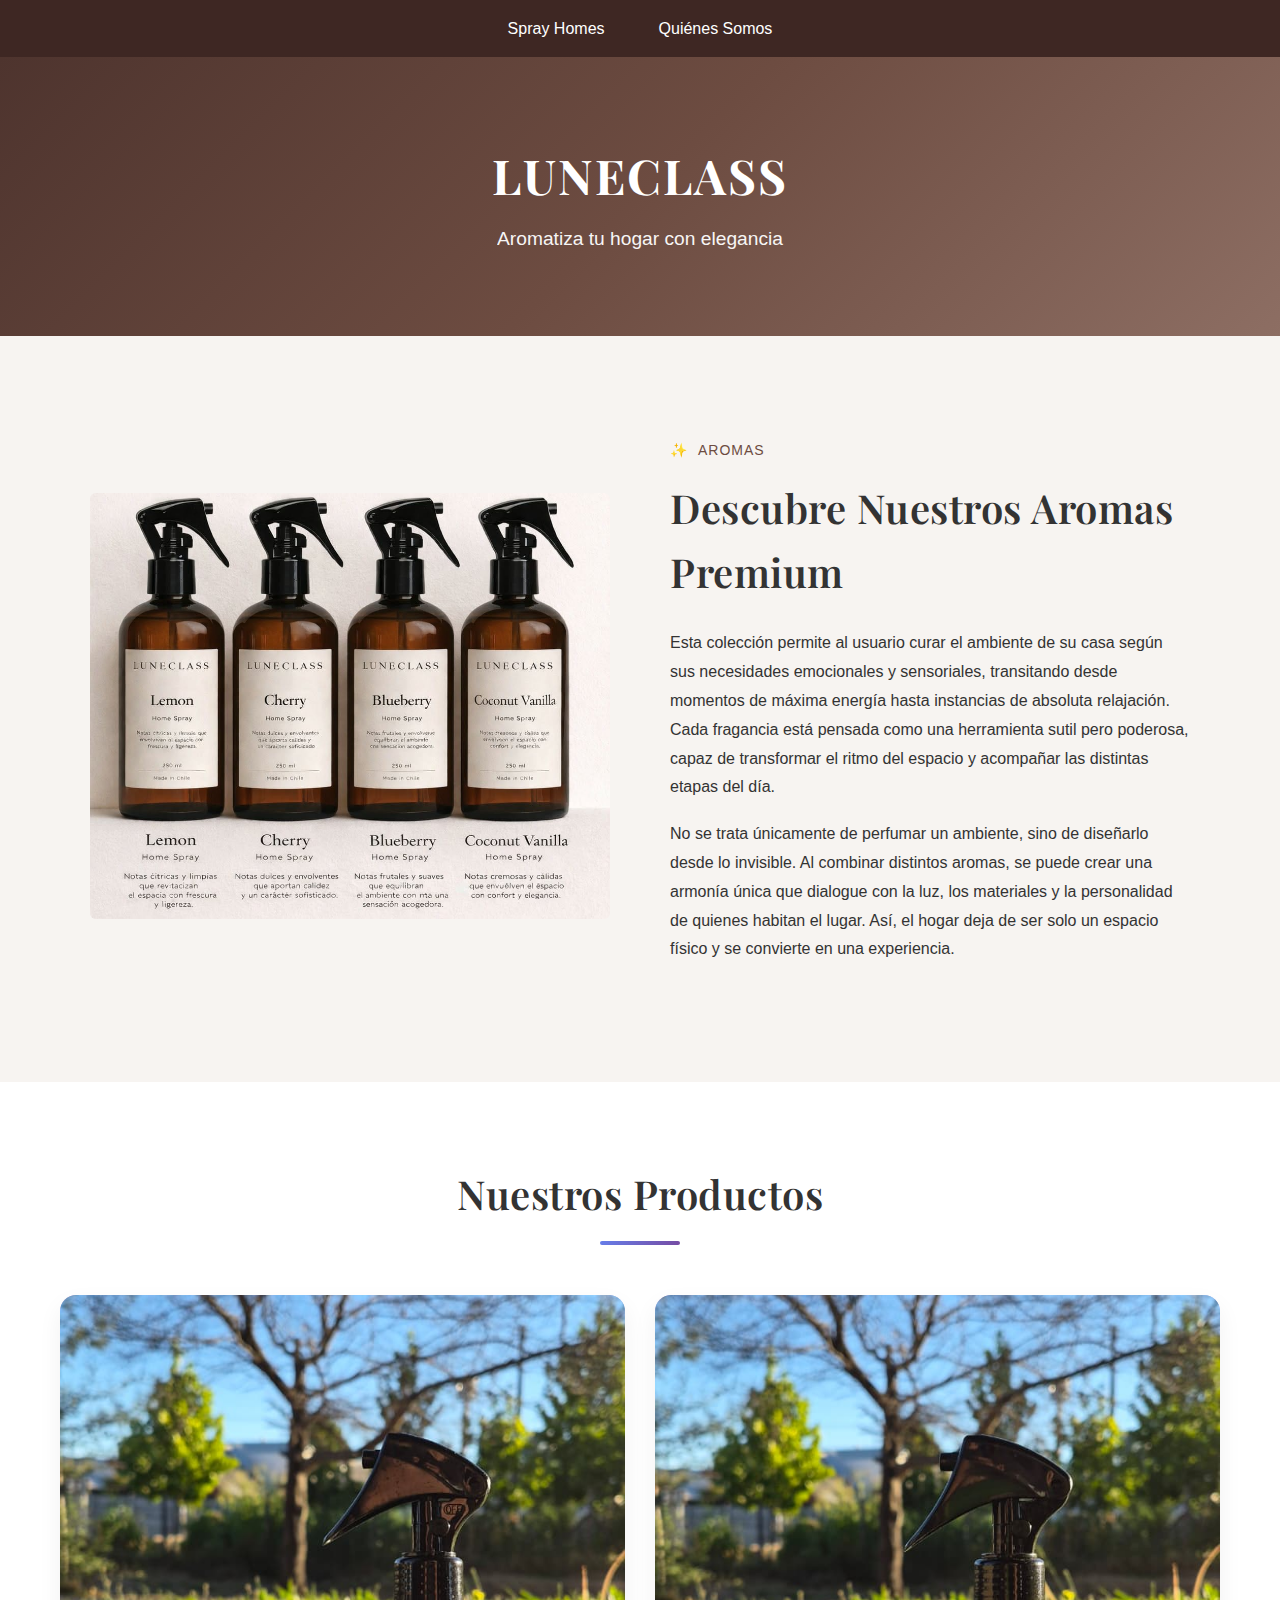
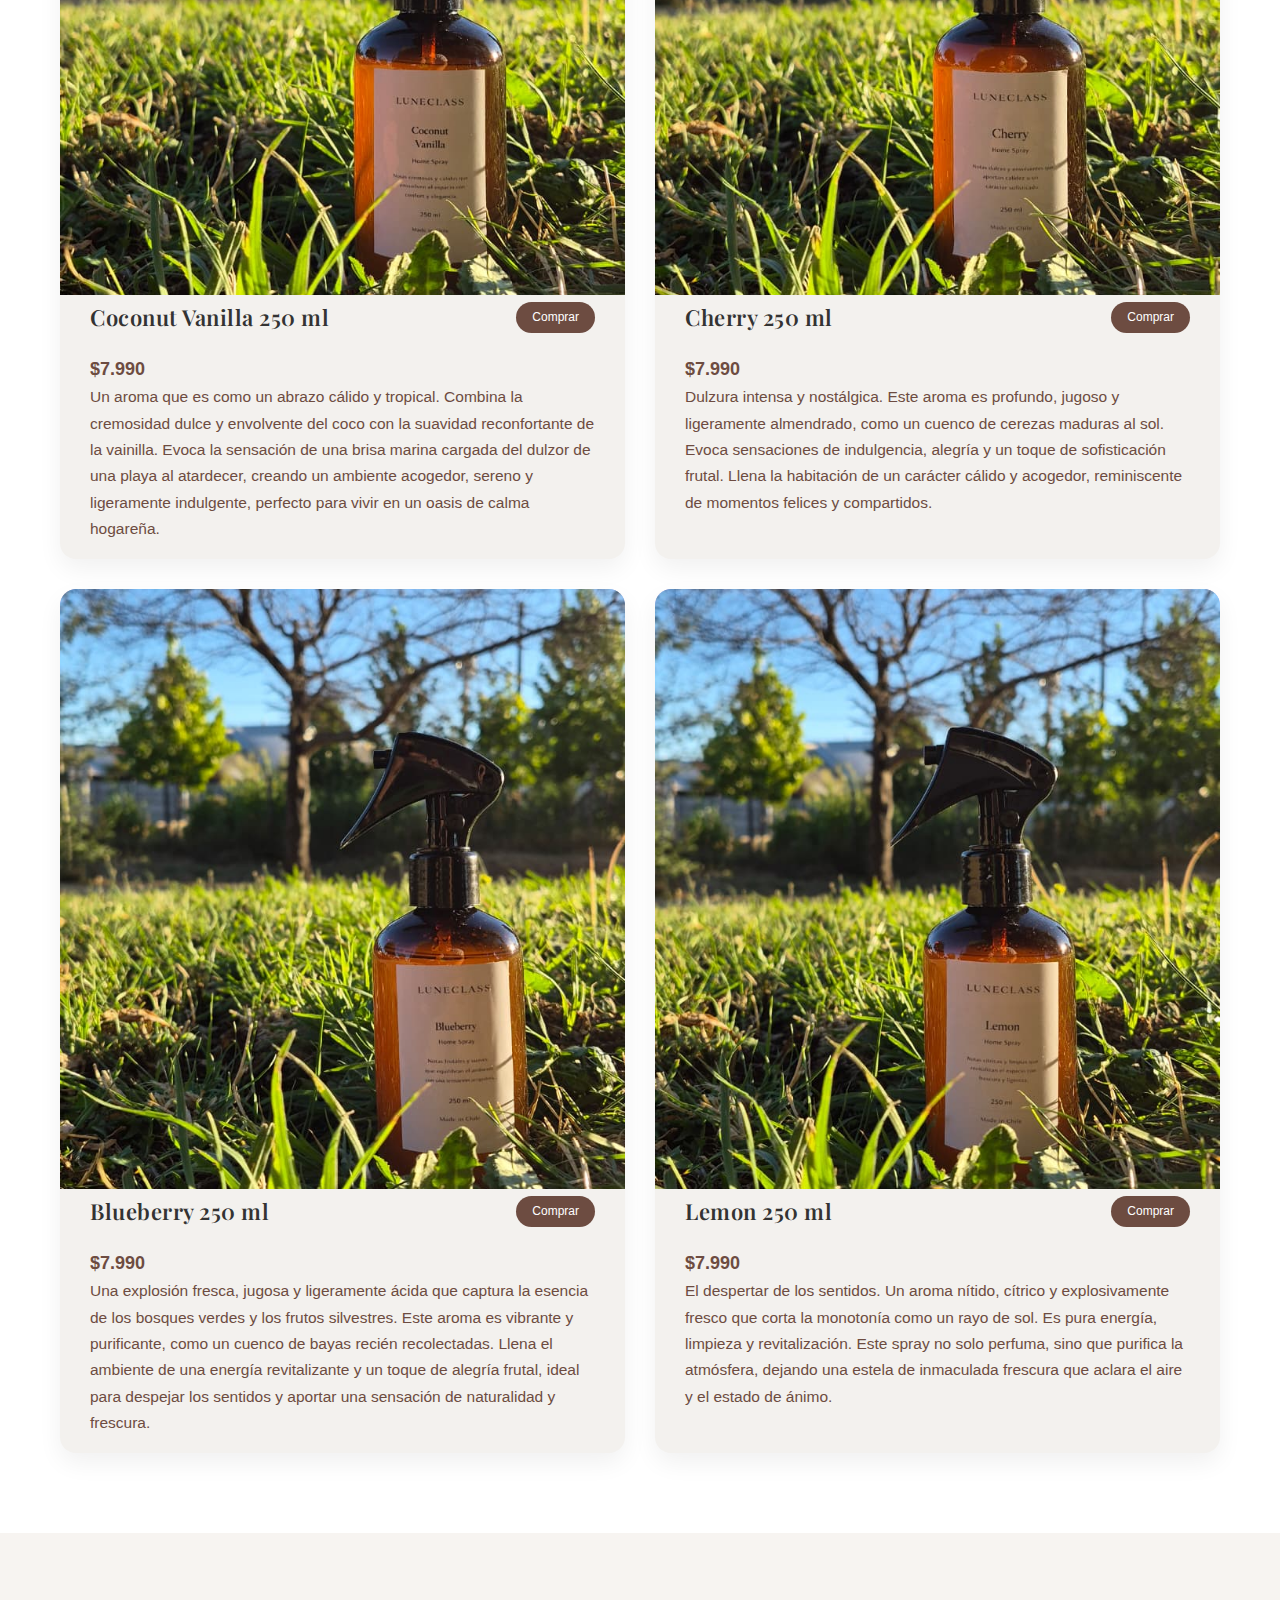
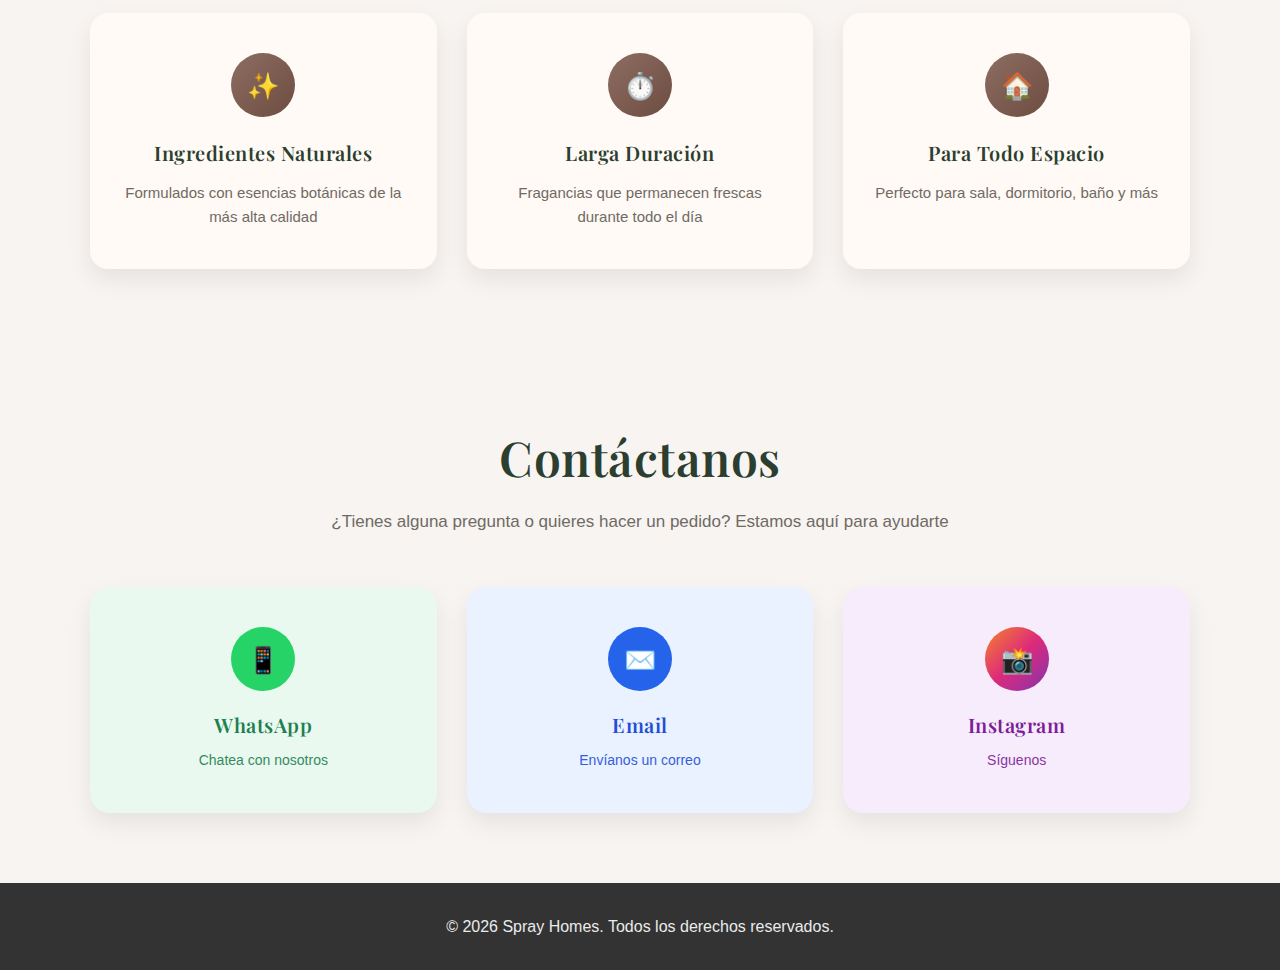
<file: index.html>
<!DOCTYPE html>
<html lang="es">
<head>
    <meta charset="UTF-8">
    <meta name="viewport" content="width=device-width, initial-scale=1.0">
    <title>Spray Homes - Aromatizantes Premium</title>
    <link rel="stylesheet" href="styles.css">
    <link rel="preconnect" href="https://fonts.googleapis.com">
    <link rel="preconnect" href="https://fonts.gstatic.com" crossorigin>
    <link href="https://fonts.googleapis.com/css2?family=Playfair+Display:wght@400;500;600;700&display=swap" rel="stylesheet">
    <meta name="viewport" content="width=device-width, initial-scale=1.0">
</head>
<body>
    <!-- Header -->

    <nav class="menu">
        <a href="index.html">Spray Homes</a>
        <a href="quienes-somos.html">Quiénes Somos</a>
    </nav>

    <header class="header">
        <div class="container">
            <h1 class="logo">luneclass</h1>
            <p class="tagline">Aromatiza tu hogar con elegancia</p>
        </div>
    </header>

<section class="about-section">

  <div class="about-grid">

    <!-- Imagen grande -->
    <div class="about-image">
      <img src="images/Catalogo.jpeg" alt="Equipo Luneclass">
    </div>

    <!-- Texto + icono -->
    <div class="about-content">

      <div class="about-badge">
        ✨
        <span>Aromas</span>
      </div>

      <h2>Descubre Nuestros Aromas Premium</h2>

      <p>
        Esta colección permite al usuario curar el ambiente de su casa según sus necesidades emocionales y sensoriales, transitando desde momentos de máxima energía hasta instancias de absoluta relajación. 
        Cada fragancia está pensada como una herramienta sutil pero poderosa, capaz de transformar el ritmo del espacio y acompañar las distintas etapas del día.
      </p>

      <p>
        No se trata únicamente de perfumar un ambiente, sino de diseñarlo desde lo invisible. 
        Al combinar distintos aromas, se puede crear una armonía única que dialogue con la luz, los materiales y la personalidad de quienes habitan el lugar. 
        Así, el hogar deja de ser solo un espacio físico y se convierte en una experiencia.
      </p>

    </div>

  </div>

</section>


    <!-- Products Section -->
    <section class="products">
        <div class="container">
            <h2 class="section-title">Nuestros Productos</h2>
            
            <div class="products-grid">
                <!-- Product 1: Coconut Vanilla -->
                <div class="product-card">
                    <div class="product-image">
                        <img src="images/Cocovainilla.jpeg" alt="Coconut Vanilla">
                    </div>
                    <div class="product-header">
                        <h3>Coconut Vanilla 250 ml</h3>
                        <a 
                        href="https://wa.me/56934200308?text=Hola%20quiero%20comprar%20Coconut%20Vanilla"
                        target="_blank"
                        class="buy-btn"
                        >
                        Comprar
                        </a>
                        </div>
                        <div class="price" data-clp="7990">
                        $7.990
                        <p>Un aroma que es como un abrazo cálido y tropical. Combina la cremosidad dulce y envolvente del coco con la suavidad reconfortante de la vainilla. Evoca la sensación de una brisa marina cargada del dulzor de una playa al atardecer, creando un ambiente acogedor, sereno y ligeramente indulgente, perfecto para vivir en un oasis de calma hogareña.</p>
                    </div>
                </div>

                <!-- Product 2: Cherry -->
                <div class="product-card">
                    <div class="product-image">
                        <img src="images/Cherry.jpeg" alt="Cherry">
                    </div>
                    <div class="product-header">
                        <h3>Cherry 250 ml</h3>
                        <a 
                        href="https://wa.me/56934200308?text=Hola%20quiero%20comprar%20Coconut%20Vanilla"
                        target="_blank"
                        class="buy-btn"
                        >
                        Comprar
                        </a>
                        </div>
                        <div class="price" data-clp="7990">
                        $7.990
                        <p>Dulzura intensa y nostálgica. Este aroma es profundo, jugoso y ligeramente almendrado, como un cuenco de cerezas maduras al sol. Evoca sensaciones de indulgencia, alegría y un toque de sofisticación frutal. Llena la habitación de un carácter cálido y acogedor, reminiscente de momentos felices y compartidos.</p>
                    </div>
                </div>
 
                <!-- Product 3: Blueberry -->
                <div class="product-card">
                    <div class="product-image">
                        <img src="images/Arandano.jpeg" alt="Blueberry">
                    </div>
                    <div class="product-header">
                        <h3>Blueberry 250 ml</h3>
                        <a 
                        href="https://wa.me/56934200308?text=Hola%20quiero%20comprar%20Coconut%20Vanilla"
                        target="_blank"
                        class="buy-btn"
                        >
                        Comprar
                        </a>
                        </div>
                        <div class="price" data-clp="7990">
                        $7.990
                        <p>Una explosión fresca, jugosa y ligeramente ácida que captura la esencia de los bosques verdes y los frutos silvestres. Este aroma es vibrante y purificante, como un cuenco de bayas recién recolectadas. Llena el ambiente de una energía revitalizante y un toque de alegría frutal, ideal para despejar los sentidos y aportar una sensación de naturalidad y frescura.</p>
                    </div>
                </div>

                <!-- Product 4: Lemon -->
                <div class="product-card">
                    <div class="product-image">
                        <img src="images/Lemon.jpeg" alt="Lemon">
                    </div>
                    <div class="product-header">
                        <h3>Lemon 250 ml</h3>
                        <a 
                        href="https://wa.me/56934200308?text=Hola%20quiero%20comprar%20Coconut%20Vanilla"
                        target="_blank"
                        class="buy-btn"
                        >
                        Comprar
                        </a>
                        </div>
                        <div class="price" data-clp="7990">
                        $7.990
                        <p>El despertar de los sentidos. Un aroma nítido, cítrico y explosivamente fresco que corta la monotonía como un rayo de sol. Es pura energía, limpieza y revitalización. Este spray no solo perfuma, sino que purifica la atmósfera, dejando una estela de inmaculada frescura que aclara el aire y el estado de ánimo.</p>
                    </div>
                </div>
            </div>
        </div>
    </section>

    <!-- Features Section -->
<section class="features">
  <div class="features-container">

    <div class="feature-card">
      <div class="feature-icon">
        ✨
      </div>
      <h3>Ingredientes Naturales</h3>
      <p>
        Formulados con esencias botánicas de la más alta calidad
      </p>
    </div>

    <div class="feature-card">
      <div class="feature-icon">
        ⏱️
      </div>
      <h3>Larga Duración</h3>
      <p>
        Fragancias que permanecen frescas durante todo el día
      </p>
    </div>

    <div class="feature-card">
      <div class="feature-icon">
        🏠
      </div>
      <h3>Para Todo Espacio</h3>
      <p>
        Perfecto para sala, dormitorio, baño y más
      </p>
    </div>

  </div>
</section>


<section class="contact-cards">

  <!-- TEXTO SUPERIOR -->
  <div class="contact-header">
    <h2>Contáctanos</h2>
    <p>¿Tienes alguna pregunta o quieres hacer un pedido? Estamos aquí para ayudarte</p>
  </div>

  <!-- CARDS -->
  <div class="contact-container">

    <a href="https://wa.me/+56334200308" target="_blank" class="contact-card whatsapp">
      <div class="contact-icon">📱</div>
      <h3>WhatsApp</h3>
      <p>Chatea con nosotros</p>
    </a>

    <a 
  href="https://mail.google.com/mail/?view=cm&fs=1&to=classlune@gmail.com&su=Consulta%20Luneclass"
  target="_blank"
  class="contact-card email"
>
      <div class="contact-icon">✉️</div>
      <h3>Email</h3>
      <p>Envíanos un correo</p>
    </a>

    <a href="https://www.instagram.com/luneclass/" target="_blank" class="contact-card instagram">
      <div class="contact-icon">📸</div>
      <h3>Instagram</h3>
      <p>Síguenos</p>
    </a>

  </div>
</section>



    <!-- Footer -->
    <footer class="footer">
        <div class="container">
            <p>&copy; 2026 Spray Homes. Todos los derechos reservados.</p>
        </div>
    </footer>

<script>
  const currencySelector = document.getElementById("currency");
  const prices = document.querySelectorAll(".price");

  currencySelector.addEventListener("change", function() {
    const selected = this.value;

    prices.forEach(price => {
      if (selected === "clp") {
        price.textContent = "$" + Number(price.dataset.clp).toLocaleString("es-CL");
      } else {
        price.textContent = "$" + price.dataset.usd + " USD";
      }
    });
  });
</script>


</body>
</html>
</file>
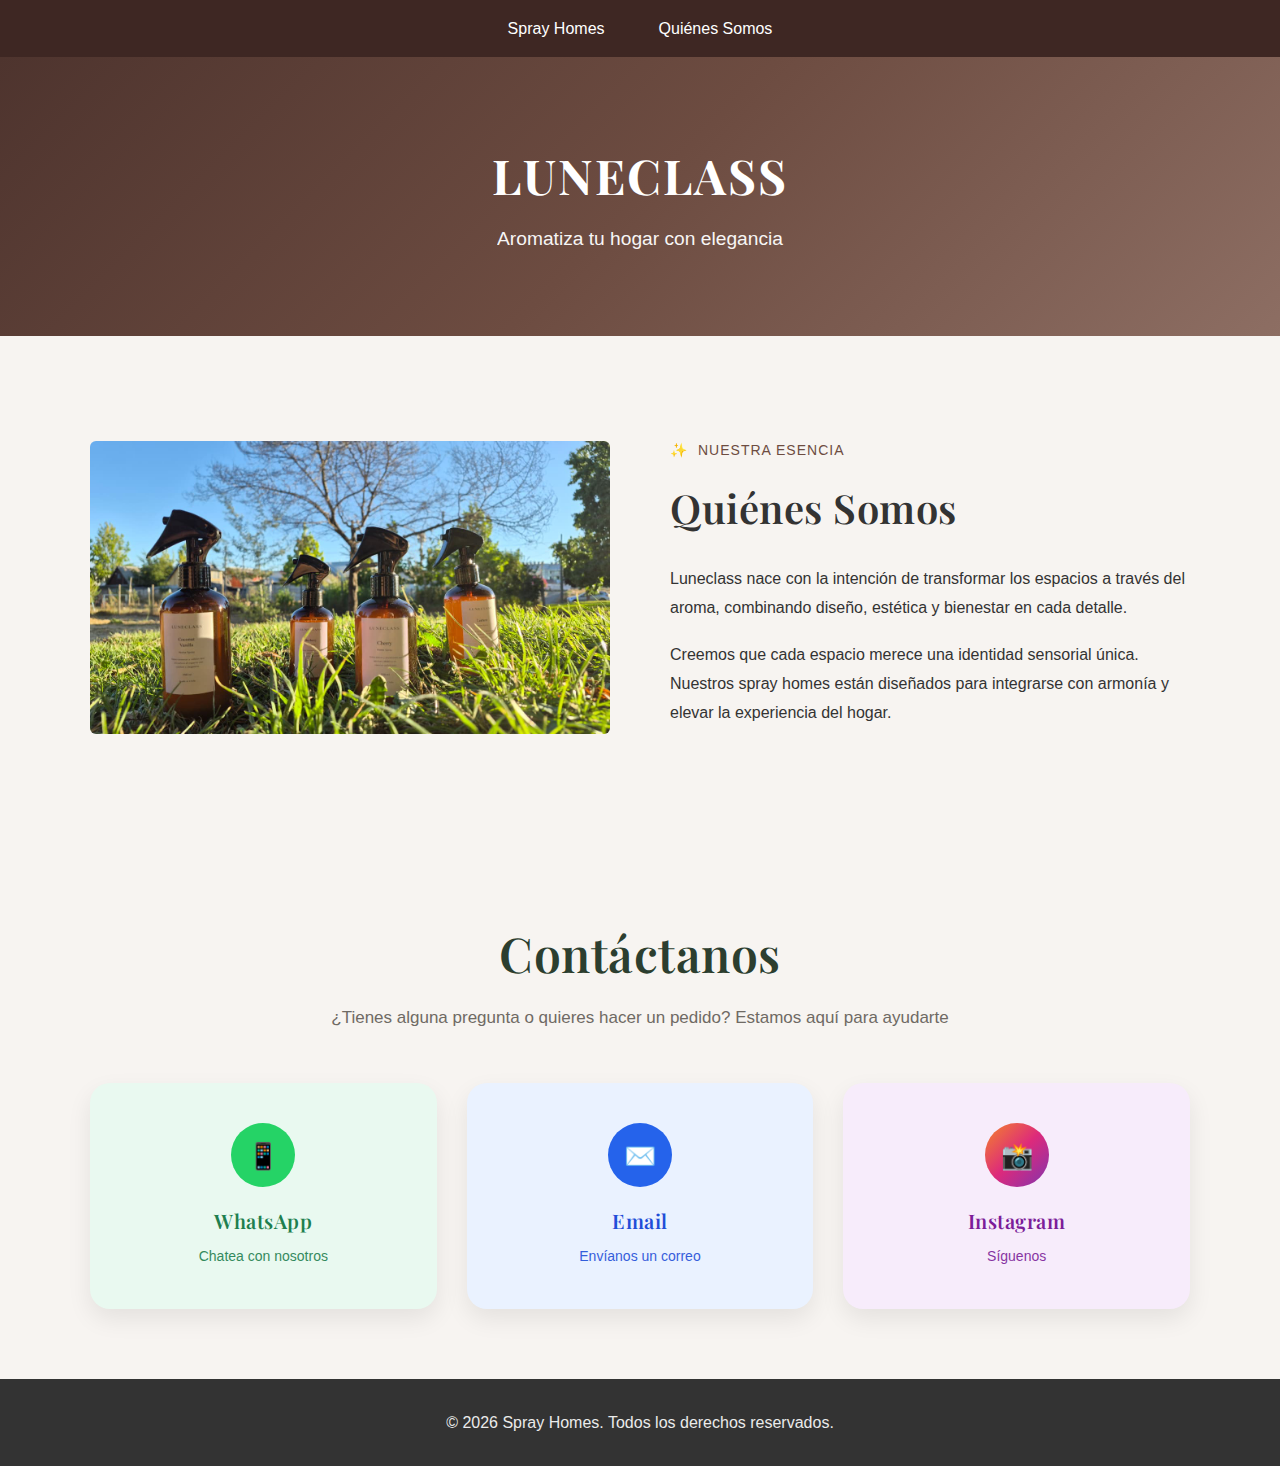
<file: quienes-somos.html>
<!DOCTYPE html>
<html lang="es">
<head>
    <meta charset="UTF-8">
    <meta name="viewport" content="width=device-width, initial-scale=1.0">
    <title>Spray Homes - Aromatizantes Premium</title>
    <link rel="stylesheet" href="styles.css">
    <link rel="preconnect" href="https://fonts.googleapis.com">
    <link rel="preconnect" href="https://fonts.gstatic.com" crossorigin>
    <link href="https://fonts.googleapis.com/css2?family=Playfair+Display:wght@400;500;600;700&display=swap" rel="stylesheet">
</head>
<body>

    <!-- Header -->
    <nav class="menu">
        <a href="index.html">Spray Homes</a>
        <a href="quienes-somos.html">Quiénes Somos</a>
    </nav>

    <header class="header">
        <div class="container">
            <h1 class="logo">luneclass</h1>
            <p class="tagline">Aromatiza tu hogar con elegancia</p>
        </div>
    </header>

    <!-- Products Section -->
<section class="about-section">

  <div class="about-grid">

    <!-- Imagen grande -->
    <div class="about-image">
      <img src="images/aromatizadorespro.jpeg" alt="Equipo Luneclass">
    </div>

    <!-- Texto + icono -->
    <div class="about-content">

      <div class="about-badge">
        ✨
        <span>Nuestra Esencia</span>
      </div>

      <h2>Quiénes Somos</h2>

      <p>
        Luneclass nace con la intención de transformar los espacios a través del aroma,
        combinando diseño, estética y bienestar en cada detalle.
      </p>

      <p>
        Creemos que cada espacio merece una identidad sensorial única.
        Nuestros spray homes están diseñados para integrarse con armonía
        y elevar la experiencia del hogar.
      </p>

    </div>

  </div>

</section>



    <!-- Features Section -->

<section class="contact-cards">

  <!-- TEXTO SUPERIOR -->
  <div class="contact-header">
    <h2>Contáctanos</h2>
    <p>¿Tienes alguna pregunta o quieres hacer un pedido? Estamos aquí para ayudarte</p>
  </div>

  <!-- CARDS -->
  <div class="contact-container">

    <a href="https://wa.me/+56334200308" target="_blank" class="contact-card whatsapp">
      <div class="contact-icon">📱</div>
      <h3>WhatsApp</h3>
      <p>Chatea con nosotros</p>
    </a>

    <a 
  href="https://mail.google.com/mail/?view=cm&fs=1&to=classlune@gmail.com&su=Consulta%20Luneclass"
  target="_blank"
  class="contact-card email"
>
      <div class="contact-icon">✉️</div>
      <h3>Email</h3>
      <p>Envíanos un correo</p>
    </a>

    <a href="https://www.instagram.com/luneclass/" target="_blank" class="contact-card instagram">
      <div class="contact-icon">📸</div>
      <h3>Instagram</h3>
      <p>Síguenos</p>
    </a>

  </div>
</section>



    <!-- Footer -->
    <footer class="footer">
        <div class="container">
            <p>&copy; 2026 Spray Homes. Todos los derechos reservados.</p>
        </div>
    </footer>
</body>
</html>
</file>
<file: styles.css>
/* Reset y configuración base */
* {
    margin: 0;
    padding: 0;
    box-sizing: border-box;
}

body {
    font-family: 'Playfair Display', serif;
    line-height: 1.6;
    color: #333;
    background-color: #f9f9f9;
}

body {
  overflow-x: hidden;
}

img {
  max-width: 100%;
}

.product-header h3 {
  word-break: break-word;
}

/* Títulos */
h1, h2, h3 {
  font-weight: 600;
  letter-spacing: 0.5px;
}

/* Textos normales */
p {
  font-family: 'Inter', sans-serif;
  font-weight: 400;
  line-height: 1.7;
  font-size: 15.5px;
}

.container {
    max-width: 1200px;
    margin: 0 auto;
    padding: 0 20px;
}

/* Header */
header {
  background: linear-gradient(
    135deg,
    #4E342E,   /* café oscuro */
    #6D4C41,   /* café medio */
    #8D6E63    /* café claro */
  );
  color: white;
  padding: 80px 20px;
  text-align: center;
}


.logo {
    font-size: 3rem;
    font-weight: 700;
    letter-spacing: 2px;
    margin-bottom: 10px;
    text-transform: uppercase;
}

.tagline {
    font-size: 1.2rem;
    font-weight: 300;
    opacity: 0.95;
}

/* Hero Section */
.hero {
    background: linear-gradient(135deg, #6D4C41 0%, #A1887F 100%);
    color: white;
    padding: 80px 0;
    text-align: center;
}

.hero h2 {
    font-size: 2.5rem;
    margin-bottom: 15px;
    font-weight: 600;
}

.hero p {
    font-size: 1.3rem;
    font-weight: 300;
    opacity: 0.95;
}

/* Products Section */
.products {
    padding: 80px 0;
    background-color: #fff;
}

.section-title {
    text-align: center;
    font-size: 2.5rem;
    margin-bottom: 50px;
    color: #333;
    font-weight: 600;
    position: relative;
}

.section-title::after {
    content: '';
    display: block;
    width: 80px;
    height: 4px;
    background: linear-gradient(135deg, #667eea 0%, #764ba2 100%);
    margin: 15px auto 0;
    border-radius: 2px;
}

.products-grid {
    display: grid;
    grid-template-columns: repeat(auto-fit, minmax(280px, 1fr));
    gap: 30px;
    margin-top: 40px;
}

.product-card {
    background: white;
    border-radius: 15px;
    overflow: hidden;
    box-shadow: 0 10px 30px rgba(0, 0, 0, 0.1);
    transition: transform 0.3s ease, box-shadow 0.3s ease;
}

.product-card:hover {
    transform: translateY(-10px);
    box-shadow: 0 15px 40px rgba(0, 0, 0, 0.15);
}

.product-image {
    width: 100%;
    height: 300px;
    background: linear-gradient(135deg, #e0c3fc 0%, #8ec5fc 100%);
    display: flex;
    align-items: center;
    justify-content: center;
    overflow: hidden;
}

.product-image img {
    width: 100%;
    height: 100%;
    object-fit: cover;
    transition: transform 0.3s ease;
}

.product-card:hover .product-image img {
    transform: scale(1.1);
}

.product-info {
    padding: 25px;
}

.product-info h3 {
    font-size: 1.6rem;
    margin-bottom: 12px;
    color: #000000;
    font-weight: 600;
}

.product-info p {
    font-size: 1rem;
    color: #666;
    line-height: 1.6;
}

/* Contact Section */
.contact-cards {
  background: #f7f4f1;
  padding: 70px 20px;
}

.contact-container {
  max-width: 1100px;
  margin: auto;
  display: grid;
  grid-template-columns: repeat(3, 1fr);
  gap: 30px;
}

.contact-card {
  border-radius: 20px;
  padding: 40px 20px;
  text-align: center;
  text-decoration: none;
  box-shadow: 0 10px 25px rgba(0,0,0,0.08);
  transition: transform 0.3s ease, box-shadow 0.3s ease;
}

.contact-card:hover {
  transform: translateY(-6px);
  box-shadow: 0 18px 40px rgba(0,0,0,0.12);
}

.contact-icon {
  width: 64px;
  height: 64px;
  margin: 0 auto 18px;
  border-radius: 50%;
  display: flex;
  align-items: center;
  justify-content: center;
  font-size: 26px;
}

/* Colores individuales */
.whatsapp {
  background: #e9f9f0;
  color: #1e7f4f;
}

.whatsapp .contact-icon {
  background: #25d366;
  color: white;
}

.email {
  background: #eaf2ff;
  color: #1f4ed8;
}

.email .contact-icon {
  background: #2563eb;
  color: white;
}

.instagram {
  background: #f7ecfb;
  color: #7c1d99;
}

.instagram .contact-icon {
  background: linear-gradient(135deg, #f58529, #dd2a7b, #8134af);
  color: white;
}

.contact-card h3 {
  font-size: 20px;
  margin-bottom: 8px;
}

.contact-card p {
  font-size: 14px;
  opacity: 0.9;
}


/* Footer */
.footer {
    background: #333;
    color: white;
    text-align: center;
    padding: 30px 0;
}

.footer p {
    font-size: 1rem;
    opacity: 0.9;
}

/* Responsive Design */
@media (max-width: 768px) {
    .logo {
        font-size: 2rem;
    }

    .tagline {
        font-size: 1rem;
    }

    .hero h2 {
        font-size: 1.8rem;
    }

    .hero p {
        font-size: 1rem;
    }

    .section-title {
        font-size: 2rem;
    }

    .products-grid {
        grid-template-columns: 1fr;
    }

    .contact-info {
        grid-template-columns: 1fr;
    }

    .contact-item {
        flex-direction: column;
        text-align: center;
        align-items: center;
    }
}

@media (max-width: 480px) {
    .logo {
        font-size: 1.5rem;
    }

    .hero {
        padding: 50px 0;
    }

    .products, .contact {
        padding: 50px 0;
    }

    .product-image {
        height: 250px;
    }
}

.products-grid {
  display: grid;
  grid-template-columns: repeat(2, 1fr); /* 👈 2 columnas */
  gap: 30px;
}

.product-image {
  width: 100%;
  height: 600px;        /* 👈 antes era 240–260, súbelo */
  overflow: hidden;
  border-radius: 16px 16px 0 0;
}

.product-image img {
  width: 100%;
  height: 100%;
  object-fit: cover;    /* mantiene fondo y encuadre */
  object-position: center;
  display: block;
}

.features {
  background: #f7f4f1; /* fondo claro elegante */
  padding: 80px 20px;
}

.features-container {
  max-width: 1100px;
  margin: auto;
  display: grid;
  grid-template-columns: repeat(3, 1fr);
  gap: 30px;
}

.feature-card {
  background: #fffaf5;
  border-radius: 18px;
  padding: 40px 30px;
  text-align: center;
  box-shadow: 0 10px 25px rgba(0,0,0,0.08);
  transition: transform 0.3s ease, box-shadow 0.3s ease;
}

.feature-card:hover {
  transform: translateY(-6px);
  box-shadow: 0 18px 40px rgba(0,0,0,0.12);
}

.feature-icon {
  width: 64px;
  height: 64px;
  margin: 0 auto 20px;
  border-radius: 50%;
  background: linear-gradient(135deg, #8D6E63, #6D4C41);
  color: white;
  display: flex;
  align-items: center;
  justify-content: center;
  font-size: 26px;
}

.feature-card h3 {
  font-size: 20px;
  margin-bottom: 12px;
  color: #2C3E2F;
}

.feature-card p {
  font-size: 15px;
  color: #6f6a64;
  line-height: 1.6;
}

@media (max-width: 900px) {
  .features-container {
    grid-template-columns: 1fr;
  }
}

.contact-header {
  text-align: center;
  max-width: 700px;
  margin: 0 auto 50px;
}

.contact-header h2 {
  font-size: 48px;
  margin-bottom: 12px;
  color: #2C3E2F; /* verde/café elegante */
}

.contact-header p {
  font-size: 17px;
  color: #6f6a64;
}

.about {
  background: #f7f4f1;
  padding: 80px 20px;
}

.about-container {
  max-width: 800px;
  margin: auto;
}

.about h2 {
  font-size: 36px;
  margin-bottom: 30px;
  text-align: center;
}

.about p {
  font-size: 17px;
  line-height: 1.8;
  margin-bottom: 24px;
}

.menu {
  background: #3E2723;
  text-align: center;
  padding: 15px 0;
}

.menu a {
  color: white;
  text-decoration: none;
  margin: 0 25px;
  font-family: 'Inter', sans-serif;
  font-weight: 500;
  transition: opacity 0.3s ease;
}

.menu a:hover {
  opacity: 0.7;
}

.about-section {
  padding: 100px 20px;
  background: #f7f4f1;
}

.about-grid {
  max-width: 1100px;
  margin: auto;
  display: grid;
  grid-template-columns: 1fr 1fr;
  gap: 60px;
  align-items: center;
}

.about-image img {
  width: 100%;
  height: auto;
  border-radius: 6px;
}

.about-content h2 {
  font-size: 40px;
  margin-bottom: 25px;
}

.about-content p {
  margin-bottom: 18px;
  font-size: 16px;
  line-height: 1.8;
}

.about-badge {
  display: inline-flex;
  align-items: center;
  gap: 10px;
  font-family: 'Inter', sans-serif;
  font-weight: 500;
  font-size: 14px;
  letter-spacing: 1px;
  text-transform: uppercase;
  margin-bottom: 15px;
  color: #6D4C41;
}

@media (max-width: 900px) {
  .about-grid {
    grid-template-columns: 1fr;
  }

  .about-content {
    text-align: center;
  }
}

.price {
  font-family: 'Inter', sans-serif;
  font-size: 18px;
  font-weight: 600;
  color: #6D4C41;  /* café elegante */
  margin: 8px 0 12px 0;
}

.currency-selector {
  text-align: right;
  margin-bottom: 30px;
  font-family: 'Inter', sans-serif;
}

.currency-selector select {
  padding: 6px 10px;
  border-radius: 5px;
  border: 1px solid #ccc;
}

.product-header {
  display: flex;
  justify-content: space-between;
  align-items: center;
}

.buy-btn {
  font-family: 'Inter', sans-serif;
  font-size: 13px;
  padding: 6px 14px;
  background: #25D366;
  color: white;
  text-decoration: none;
  border-radius: 4px;
  transition: 0.3s ease;
}

.buy-btn:hover {
  background: #1ebe5d;
}

.product-header h3 {
  font-size: 24px;
  font-weight: 600;
}

.product-header {
  display: flex;
  justify-content: space-between;
  align-items: center;
  margin-bottom: 10px;
}

.product-header h3 {
  font-size: 22px;
  font-weight: 600;
  margin: 0;
}

.buy-btn {
  font-family: 'Inter', sans-serif;
  font-size: 12px;
  padding: 6px 16px;
  background: #6D4C41; /* color marca */
  color: white;
  text-decoration: none;
  border-radius: 20px;
  transition: 0.3s ease;
}

.buy-btn:hover {
  background: #5a3f36;
}

.product-card {
  background: #f3f1ee;
  border-radius: 16px;
  overflow: hidden;
  box-shadow: 0 10px 25px rgba(0,0,0,0.06);
}

/* 🔥 ESTE ES EL IMPORTANTE */
.product-card > div:not(.product-image),
.product-card > p {
  padding: 5px 30px;
}

/*  Para el celular */
@media (max-width: 900px) {
  .products-grid {
    grid-template-columns: 1fr; /* una sola columna */
  }
}

@media (max-width: 600px) {

  .product-content {
    padding: 20px;
  }

  .product-header {
    flex-direction: column;
    align-items: flex-start;
    gap: 8px;
  }

  .product-header h3 {
    font-size: 20px;
  }

  .price {
    font-size: 17px;
  }

  .buy-btn {
    align-self: flex-start;
  }
}

.product-image img {
  width: 100%;
  height: auto;
  display: block;
}

@media (max-width: 600px) {
  .product-card {
    border-radius: 12px;
  }
}

@media (max-width: 768px) {

  .products-grid {
    grid-template-columns: 1fr !important;
    gap: 30px;
  }

}

@media (max-width: 768px) {

  .product-image img {
    width: 100%;
    height: auto;
    max-height: 350px;
    object-fit: cover;
  }

}

.product-image {
  overflow: hidden;
  border-radius: 14px 14px 0 0;
}

@media (max-width: 768px) {

  .product-header {
    flex-direction: column;
    align-items: flex-start;
    gap: 10px;
  }

  .buy-btn {
    align-self: flex-start;
  }

}


/*  Para el celular final */
</file>
